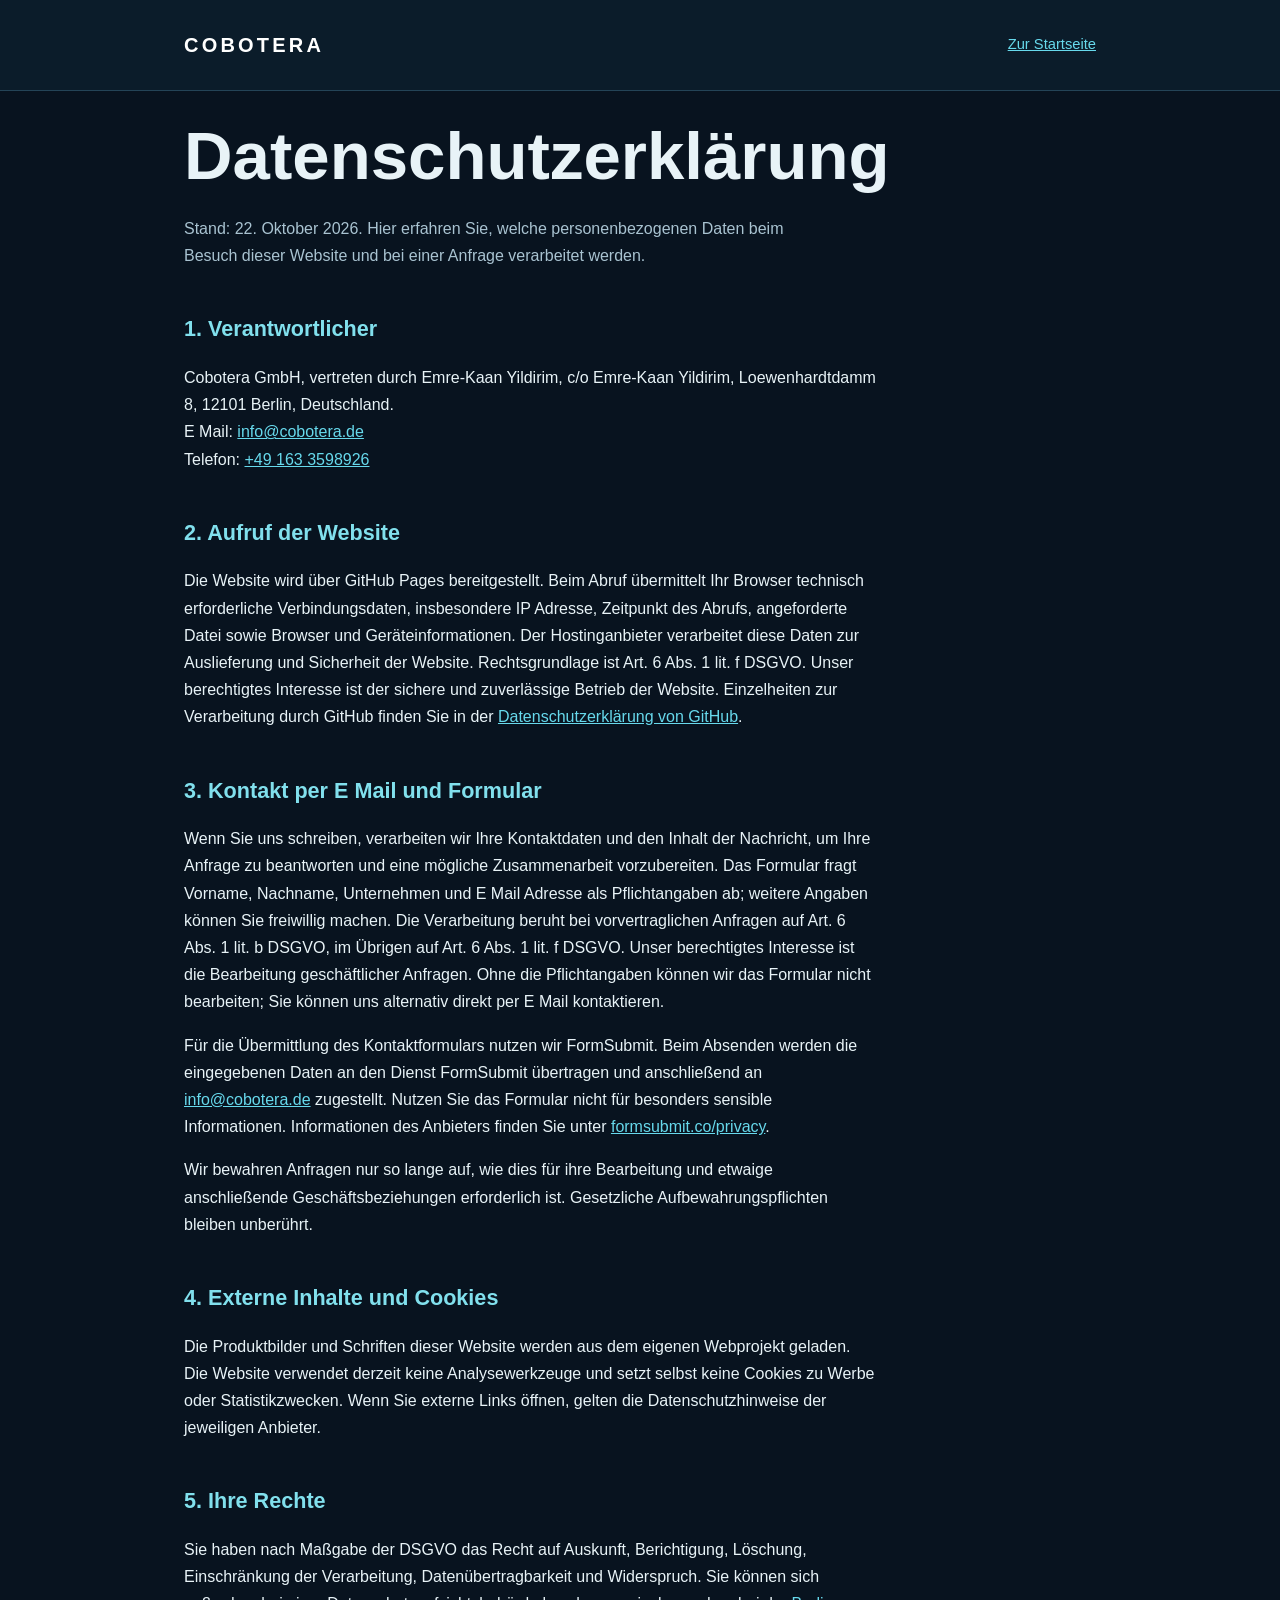
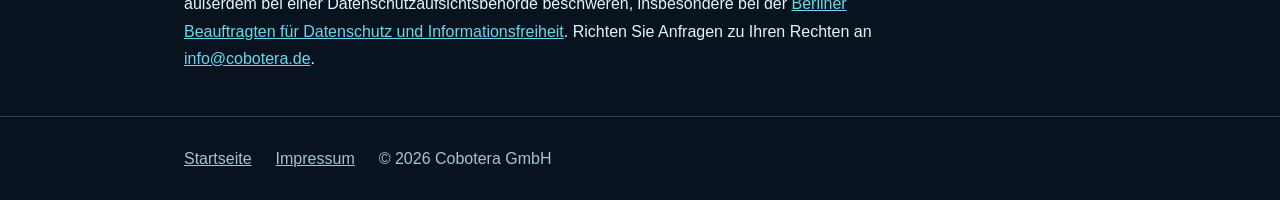
<file: datenschutz.html>
<!doctype html><html lang="de"><head><meta charset="utf-8"><meta name="viewport" content="width=device-width,initial-scale=1"><title>Datenschutz | Cobotera GmbH</title><meta name="description" content="Informationen zum Datenschutz bei der Cobotera GmbH."><link rel="stylesheet" href="css/legal.css"></head><body>
<header class="top"><div class="shell"><a class="brand" href="index.html">COBOTERA</a><a class="back" href="index.html">Zur Startseite</a></div></header>
<main class="shell"><h1>Datenschutzerklärung</h1><p class="intro">Stand: 22. Oktober 2026. Hier erfahren Sie, welche personenbezogenen Daten beim Besuch dieser Website und bei einer Anfrage verarbeitet werden.</p>
<h2>1. Verantwortlicher</h2><p>Cobotera GmbH, vertreten durch Emre-Kaan Yildirim, c/o Emre-Kaan Yildirim, Loewenhardtdamm 8, 12101 Berlin, Deutschland.<br>E Mail: <a href="mailto:info@cobotera.de">info@cobotera.de</a><br>Telefon: <a href="tel:+491633598926">+49 163 3598926</a></p>
<h2>2. Aufruf der Website</h2><p>Die Website wird über GitHub Pages bereitgestellt. Beim Abruf übermittelt Ihr Browser technisch erforderliche Verbindungsdaten, insbesondere IP Adresse, Zeitpunkt des Abrufs, angeforderte Datei sowie Browser und Geräteinformationen. Der Hostinganbieter verarbeitet diese Daten zur Auslieferung und Sicherheit der Website. Rechtsgrundlage ist Art. 6 Abs. 1 lit. f DSGVO. Unser berechtigtes Interesse ist der sichere und zuverlässige Betrieb der Website. Einzelheiten zur Verarbeitung durch GitHub finden Sie in der <a href="https://docs.github.com/en/site-policy/privacy-policies/github-privacy-statement" target="_blank" rel="noopener">Datenschutzerklärung von GitHub</a>.</p>
<h2>3. Kontakt per E Mail und Formular</h2><p>Wenn Sie uns schreiben, verarbeiten wir Ihre Kontaktdaten und den Inhalt der Nachricht, um Ihre Anfrage zu beantworten und eine mögliche Zusammenarbeit vorzubereiten. Das Formular fragt Vorname, Nachname, Unternehmen und E Mail Adresse als Pflichtangaben ab; weitere Angaben können Sie freiwillig machen. Die Verarbeitung beruht bei vorvertraglichen Anfragen auf Art. 6 Abs. 1 lit. b DSGVO, im Übrigen auf Art. 6 Abs. 1 lit. f DSGVO. Unser berechtigtes Interesse ist die Bearbeitung geschäftlicher Anfragen. Ohne die Pflichtangaben können wir das Formular nicht bearbeiten; Sie können uns alternativ direkt per E Mail kontaktieren.</p><p>Für die Übermittlung des Kontaktformulars nutzen wir FormSubmit. Beim Absenden werden die eingegebenen Daten an den Dienst FormSubmit übertragen und anschließend an <a href="mailto:info@cobotera.de">info@cobotera.de</a> zugestellt. Nutzen Sie das Formular nicht für besonders sensible Informationen. Informationen des Anbieters finden Sie unter <a href="https://formsubmit.co/privacy" target="_blank" rel="noopener">formsubmit.co/privacy</a>.</p><p>Wir bewahren Anfragen nur so lange auf, wie dies für ihre Bearbeitung und etwaige anschließende Geschäftsbeziehungen erforderlich ist. Gesetzliche Aufbewahrungspflichten bleiben unberührt.</p>
<h2>4. Externe Inhalte und Cookies</h2><p>Die Produktbilder und Schriften dieser Website werden aus dem eigenen Webprojekt geladen. Die Website verwendet derzeit keine Analysewerkzeuge und setzt selbst keine Cookies zu Werbe oder Statistikzwecken. Wenn Sie externe Links öffnen, gelten die Datenschutzhinweise der jeweiligen Anbieter.</p>
<h2>5. Ihre Rechte</h2><p>Sie haben nach Maßgabe der DSGVO das Recht auf Auskunft, Berichtigung, Löschung, Einschränkung der Verarbeitung, Datenübertragbarkeit und Widerspruch. Sie können sich außerdem bei einer Datenschutzaufsichtsbehörde beschweren, insbesondere bei der <a href="https://www.datenschutz-berlin.de/" target="_blank" rel="noopener">Berliner Beauftragten für Datenschutz und Informationsfreiheit</a>. Richten Sie Anfragen zu Ihren Rechten an <a href="mailto:info@cobotera.de">info@cobotera.de</a>.</p>
</main><footer><div class="shell"><a href="index.html">Startseite</a><a href="impressum.html">Impressum</a><span>© 2026 Cobotera GmbH</span></div></footer></body></html>
</file>
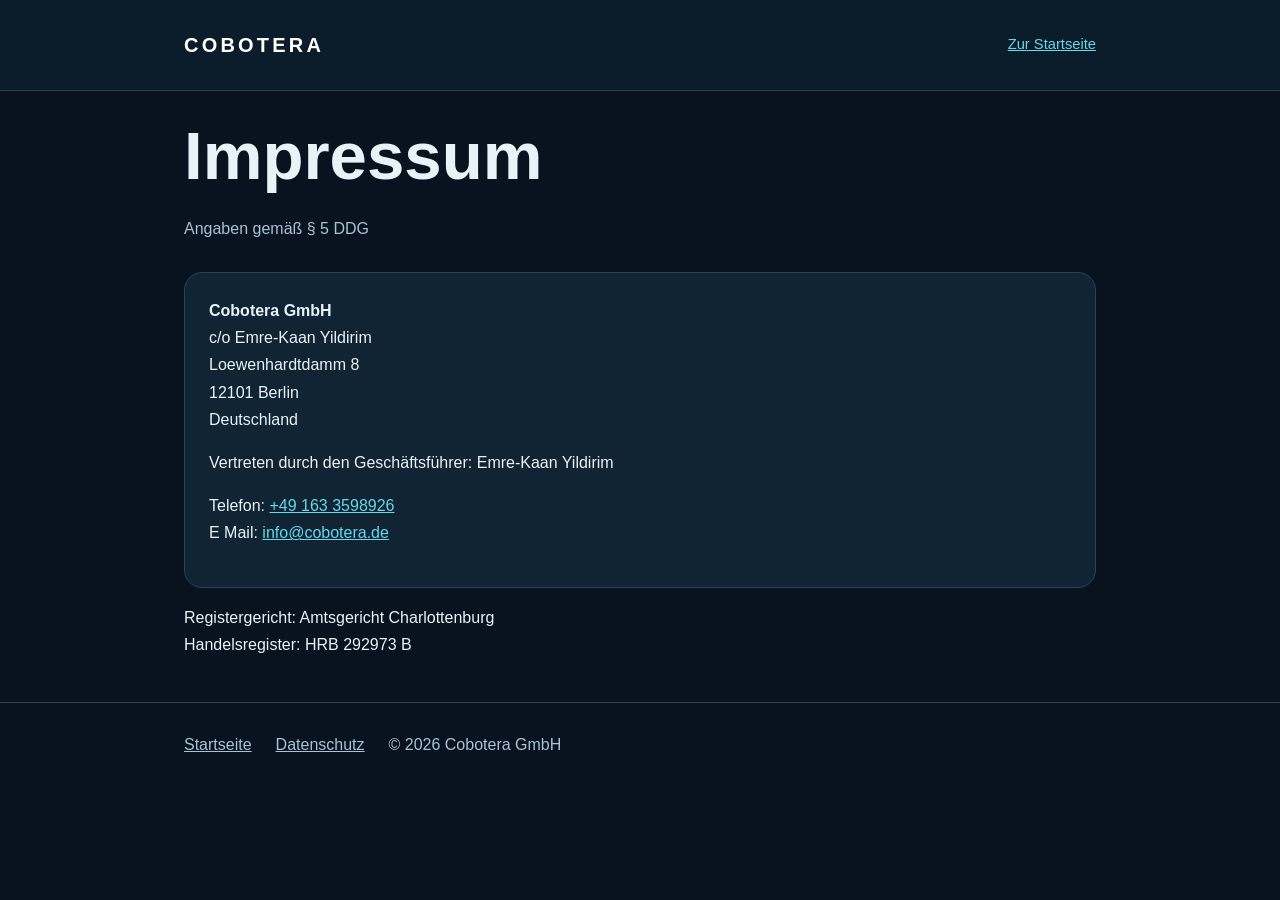
<file: impressum.html>
<!doctype html><html lang="de"><head><meta charset="utf-8"><meta name="viewport" content="width=device-width,initial-scale=1"><title>Impressum | Cobotera GmbH</title><meta name="description" content="Anbieterkennzeichnung und Kontaktdaten der Cobotera GmbH."><link rel="stylesheet" href="css/legal.css"></head><body>
<header class="top"><div class="shell"><a class="brand" href="index.html">COBOTERA</a><a class="back" href="index.html">Zur Startseite</a></div></header>
<main class="shell"><h1>Impressum</h1><p class="intro">Angaben gemäß § 5 DDG</p>
<div class="card"><address><strong>Cobotera GmbH</strong><br>c/o Emre-Kaan Yildirim<br>Loewenhardtdamm 8<br>12101 Berlin<br>Deutschland</address><p>Vertreten durch den Geschäftsführer: Emre-Kaan Yildirim</p><p>Telefon: <a href="tel:+491633598926">+49 163 3598926</a><br>E Mail: <a href="mailto:info@cobotera.de">info@cobotera.de</a></p></div>
<p>Registergericht: Amtsgericht Charlottenburg<br>Handelsregister: HRB 292973 B</p>
</main><footer><div class="shell"><a href="index.html">Startseite</a><a href="datenschutz.html">Datenschutz</a><span>© 2026 Cobotera GmbH</span></div></footer></body></html>
</file>
<file: css/legal.css>
:root{color-scheme:dark}*{box-sizing:border-box}body{margin:0;background:#08131f;color:#e8f3f7;font:16px/1.7 Arial,Helvetica,sans-serif}a{color:#67d9ec}a:hover{text-decoration:none}.shell{max-width:960px;margin:auto;padding:28px 24px}.top{border-bottom:1px solid #244457;background:#0b1c2a}.top .shell{display:flex;justify-content:space-between;align-items:center;gap:24px}.brand{color:#fff;font-weight:800;letter-spacing:.16em;text-decoration:none;font-size:1.25rem}.back{font-size:.92rem}main{padding-top:54px;padding-bottom:90px}h1{font-size:clamp(2.3rem,6vw,4.2rem);line-height:1.1;margin:0 0 22px}h2{font-size:1.35rem;margin:42px 0 12px;color:#81e0ed}p,ul{max-width:78ch}li{margin-bottom:.4em}.intro{color:#a9c3d1;max-width:70ch}.card{padding:24px;border:1px solid #244457;border-radius:18px;background:#102433;margin-top:30px}address{font-style:normal}footer{border-top:1px solid #244457;color:#a9c3d1}footer .shell{display:flex;gap:24px;flex-wrap:wrap}footer a{color:inherit}@media(max-width:600px){.top .shell{align-items:flex-start;flex-direction:column;gap:8px}main{padding-top:32px}}
</file>
